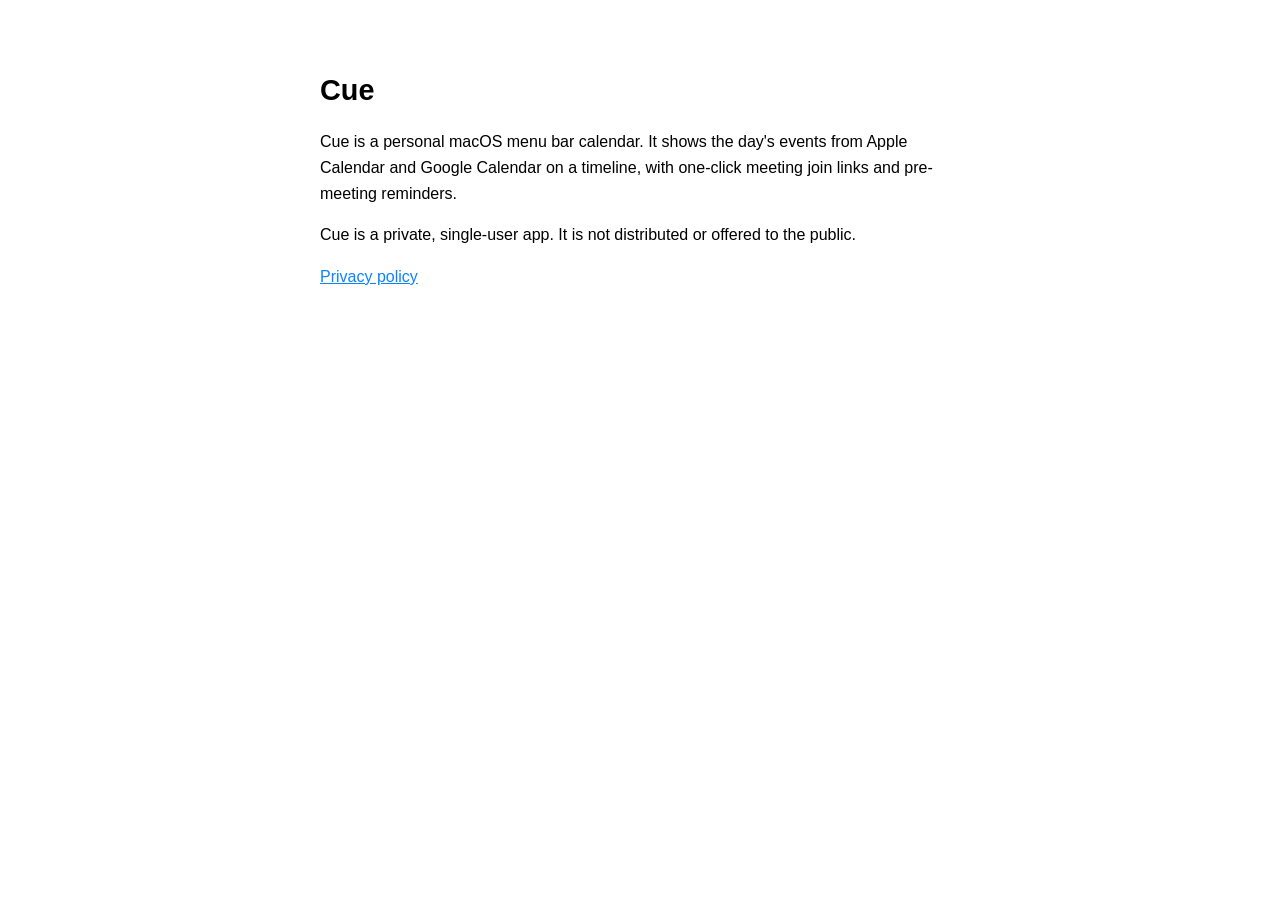
<file: index.html>
<!doctype html>
<html lang="en">
<head>
  <meta charset="utf-8">
  <meta name="viewport" content="width=device-width, initial-scale=1">
  <title>Cue</title>
  <link rel="stylesheet" href="style.css">
</head>
<body>
  <main>
    <h1>Cue</h1>
    <p>Cue is a personal macOS menu bar calendar. It shows the day's events from Apple Calendar and Google Calendar on a timeline, with one-click meeting join links and pre-meeting reminders.</p>
    <p>Cue is a private, single-user app. It is not distributed or offered to the public.</p>
    <p><a href="privacy.html">Privacy policy</a></p>
  </main>
</body>
</html>
</file>
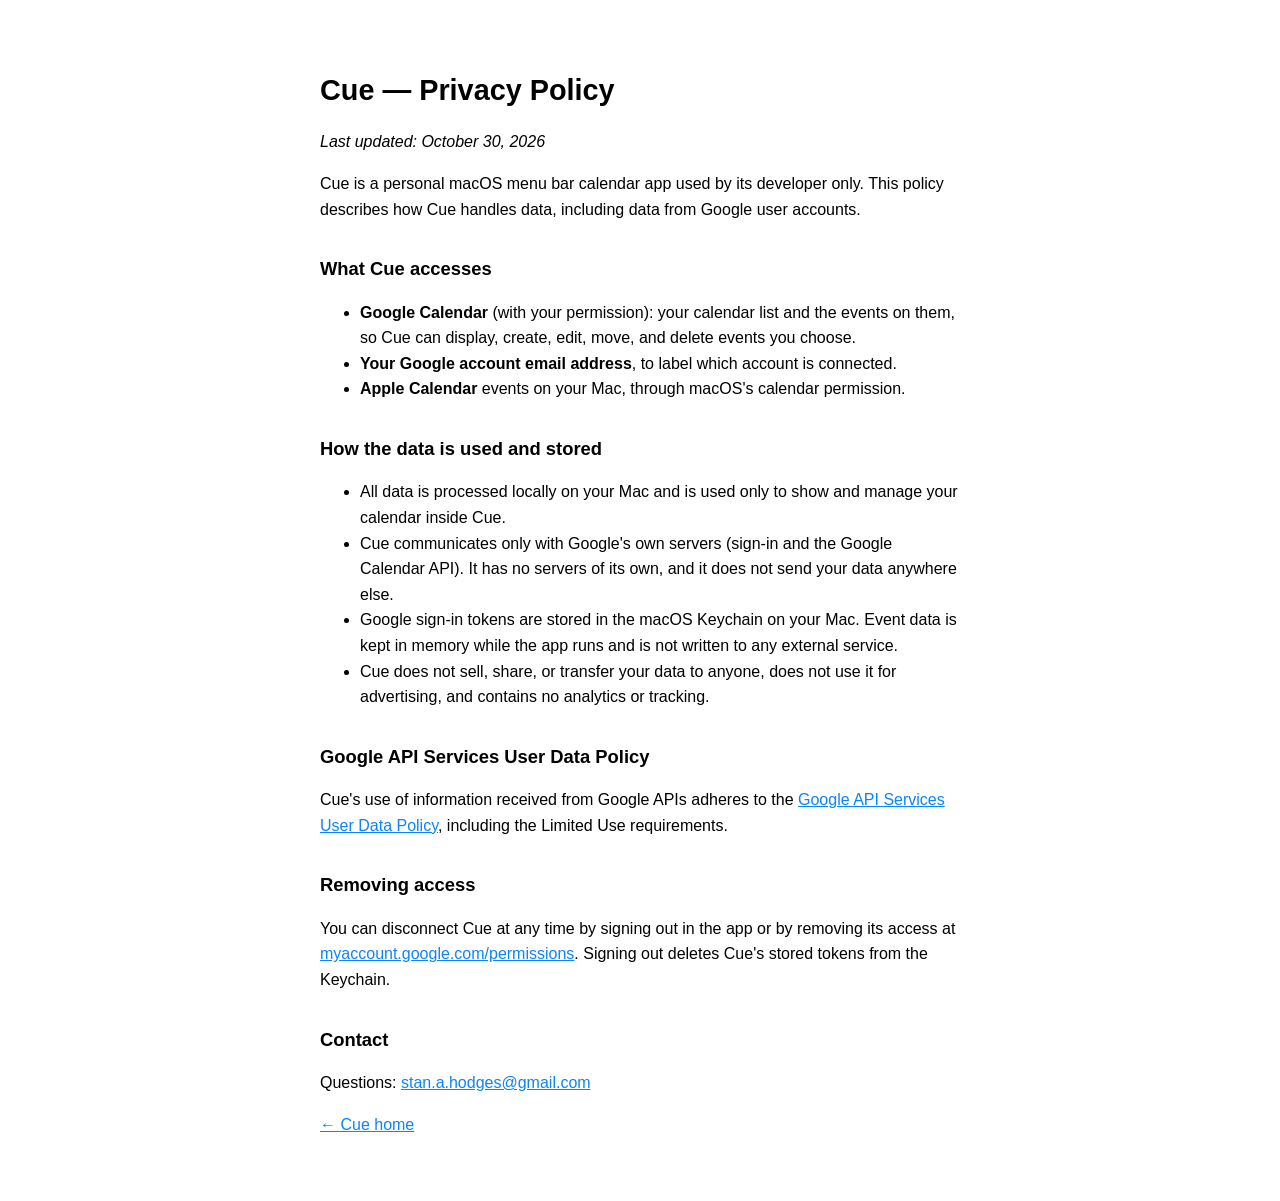
<file: privacy.html>
<!doctype html>
<html lang="en">
<head>
  <meta charset="utf-8">
  <meta name="viewport" content="width=device-width, initial-scale=1">
  <title>Cue — Privacy Policy</title>
  <link rel="stylesheet" href="style.css">
</head>
<body>
  <main>
    <h1>Cue — Privacy Policy</h1>
    <p><em>Last updated: October 30, 2026</em></p>

    <p>Cue is a personal macOS menu bar calendar app used by its developer only. This policy describes how Cue handles data, including data from Google user accounts.</p>

    <h2>What Cue accesses</h2>
    <ul>
      <li><strong>Google Calendar</strong> (with your permission): your calendar list and the events on them, so Cue can display, create, edit, move, and delete events you choose.</li>
      <li><strong>Your Google account email address</strong>, to label which account is connected.</li>
      <li><strong>Apple Calendar</strong> events on your Mac, through macOS's calendar permission.</li>
    </ul>

    <h2>How the data is used and stored</h2>
    <ul>
      <li>All data is processed locally on your Mac and is used only to show and manage your calendar inside Cue.</li>
      <li>Cue communicates only with Google's own servers (sign-in and the Google Calendar API). It has no servers of its own, and it does not send your data anywhere else.</li>
      <li>Google sign-in tokens are stored in the macOS Keychain on your Mac. Event data is kept in memory while the app runs and is not written to any external service.</li>
      <li>Cue does not sell, share, or transfer your data to anyone, does not use it for advertising, and contains no analytics or tracking.</li>
    </ul>

    <h2>Google API Services User Data Policy</h2>
    <p>Cue's use of information received from Google APIs adheres to the <a href="https://developers.google.com/terms/api-services-user-data-policy">Google API Services User Data Policy</a>, including the Limited Use requirements.</p>

    <h2>Removing access</h2>
    <p>You can disconnect Cue at any time by signing out in the app or by removing its access at <a href="https://myaccount.google.com/permissions">myaccount.google.com/permissions</a>. Signing out deletes Cue's stored tokens from the Keychain.</p>

    <h2>Contact</h2>
    <p>Questions: <a href="mailto:stan.a.hodges@gmail.com">stan.a.hodges@gmail.com</a></p>

    <p><a href="index.html">← Cue home</a></p>
  </main>
</body>
</html>
</file>
<file: style.css>
:root { color-scheme: light dark; }
body {
  margin: 0;
  font: 16px/1.6 -apple-system, BlinkMacSystemFont, "Helvetica Neue", sans-serif;
  background: Canvas;
  color: CanvasText;
}
main { max-width: 640px; margin: 0 auto; padding: 48px 16px; }
h1 { font-size: 1.8rem; margin-bottom: 0.5rem; }
h2 { font-size: 1.15rem; margin-top: 2rem; }
a { color: #0a84ff; }
</file>
